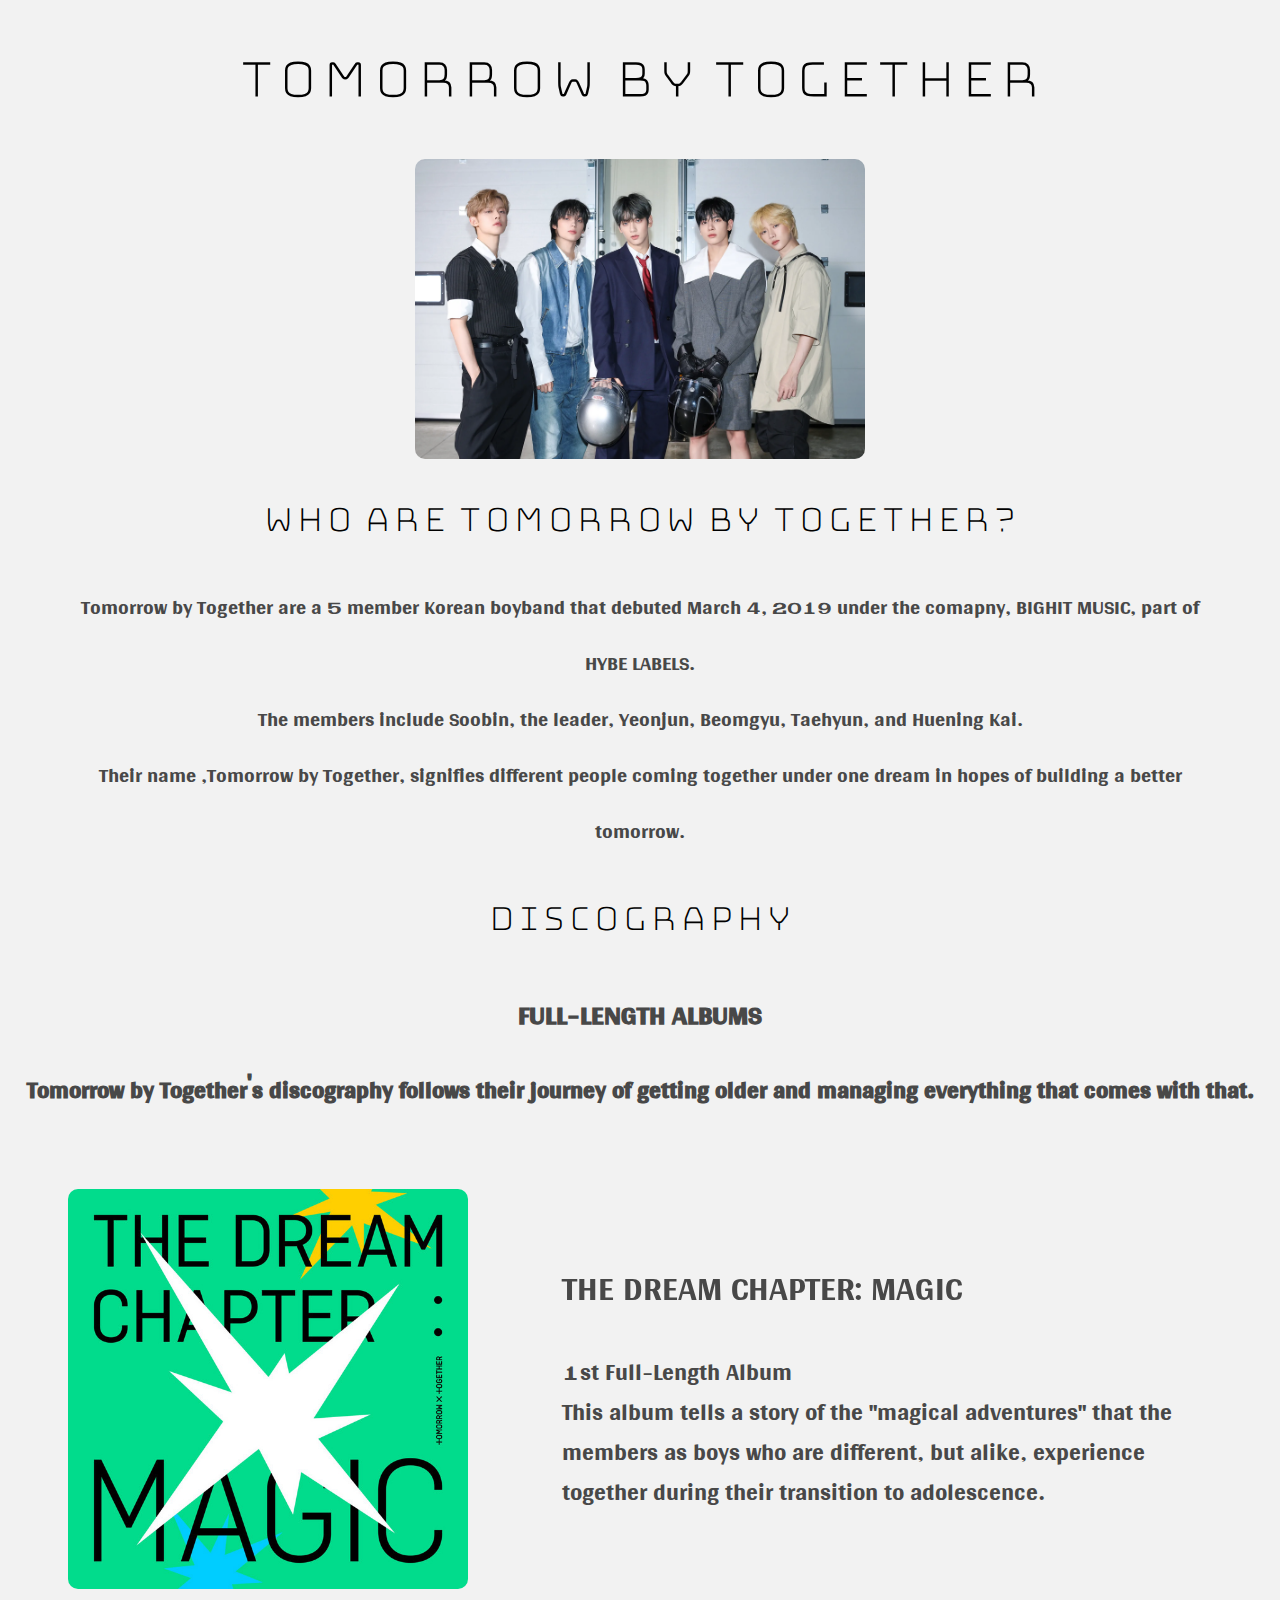
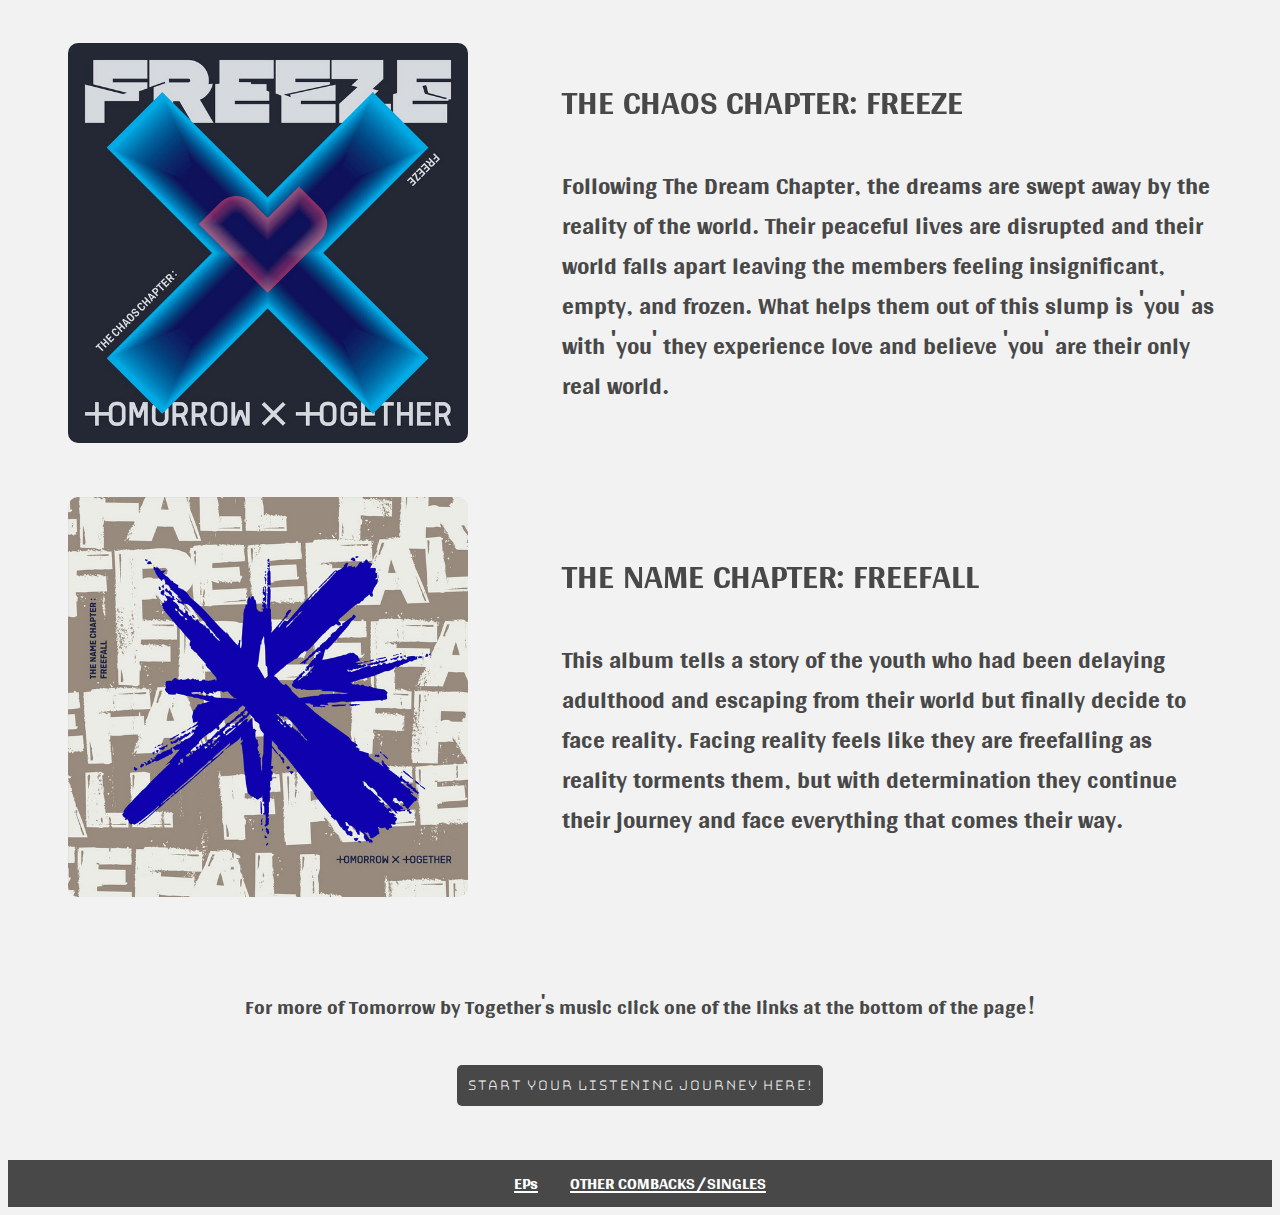
<file: final project/index.html>
<!DOCTYPE html>
<html>
    <head>
        <meta charset="utf-8">
        <meta name="viewpoint" content="width=device-width, initial-scale=1">
        <link rel="stylesheet" href="stylemain.css">
        <link rel="preconnect" href="https://fonts.googleapis.com">
        <link rel="preconnect" href="https://fonts.gstatic.com" crossorigin>
        <link href="https://fonts.googleapis.com/css2?family=Bungee+Hairline&family=Gidugu&display=swap" rel="stylesheet">
        <title>Who are TXT? </title>
    </head>
<body id="mainpage">
    <h1 class="mainh1"> <span class="nope"> Tomorrow By Together</span> </h1> 
    <img src="members.jpeg" alt="members" class="bigmembers">
    <h2 class="mainh2" style="text-align: center;">Who are Tomorrow by Together?</h2>
        <p class="info"> Tomorrow by Together are a 5 member Korean boyband that debuted March 4, 2019 under the comapny, BIGHIT MUSIC, 
                part of HYBE LABELS.<br> The members include Soobin, the leader, Yeonjun, Beomgyu, Taehyun, and Huening Kai. <br>Their name
                ,Tomorrow by Together, signifies different people coming together under one dream in hopes of building a better tomorrow.
        </p>
    <h2 class="mainh2" style="text-align: center;">Discography </h2>
    <h2 class="albums"> FULL-LENGTH ALBUMS <br> <span class="medalbums"> Tomorrow by Together's discography follows their journey of getting older and managing everything that comes with that.</span></h2>
    <div class="grid-container">
        <div> <img src="magic.jpeg" alt="magic"class="fullalbumimg"></div>
        <div class="fullalbumtext"> <span class="medalbumtext">THE DREAM CHAPTER: MAGIC </span><br> <br>
                1st Full-Length Album <br>
                This album tells a story of the "magical adventures" that the members as boys who are different, but 
                alike, experience together during their transition to adolescence.
            </span></div>
        <div><img src="freeze.jpeg" alt="freeze" class="fullalbumimg"></div>  
        <div class="fullalbumtext"><span class="medalbumtext">  THE CHAOS CHAPTER: FREEZE</span> <br><br>
                Following The Dream Chapter, the dreams are swept away by the reality of the world. Their peaceful lives are disrupted 
                and their world falls apart leaving the members feeling insignificant, empty, and frozen. 
                What helps them out of this slump is 'you' as with 'you' they experience love and believe 'you' are 
                their only real world.
            </div>
        <div> <img src="freefall.jpeg" alt="freefall" class="fullalbumimg"></div>
        <div class="fullalbumtext">  <span class="medalbumtext">THE NAME CHAPTER: FREEFALL </span><br><br>
                This album tells a story of the youth who had been delaying adulthood and escaping from their world but finally decide
                to face reality. Facing reality feels like they are freefalling as reality torments them, but with determination they 
                continue their journey and face everything that comes their way.
            </span></div>
         
      </div>
      <br>
      <p class="info"> For more of Tomorrow by Together's music click one of the links at the bottom of the page!</p>

      <div id="smallscreen">
        <h1 class="mainh3"> TXT</h1>
        <div class="smallgrid-container">
            <div><img class="smallimg" src="members.jpeg" alt="members"></div>
            <div><img class="fullalbumimgsmall" src="magic.jpeg" alt="magic"></div>
            <div><img class="fullalbumimgsmall" src="freeze.jpeg" alt="freeze"></div>
            <div><img class="fullalbumimgsmall" src="freefall.jpeg" alt="freefall"></div>
         </div>
    </div>
    <button id="youtube-button" style="display: flex;" class="btn">Start your Listening Journey Here!</button> 
    <br>
    <br>
    <br>
      <footer>
        <a href="file:///Users/karlazayas/Documents/GitHub/GettingToKnowTXT/final%20project/index2.html"> EPs</a>  &nbsp; &nbsp;&nbsp; &nbsp; <a href="file:///Users/karlazayas/Documents/GitHub/GettingToKnowTXT/final%20project/index3.html"> OTHER COMBACKS/SINGLES </a>
      </footer>
      <script src="finalproject.js"></script>
</body>

</html>
</file>
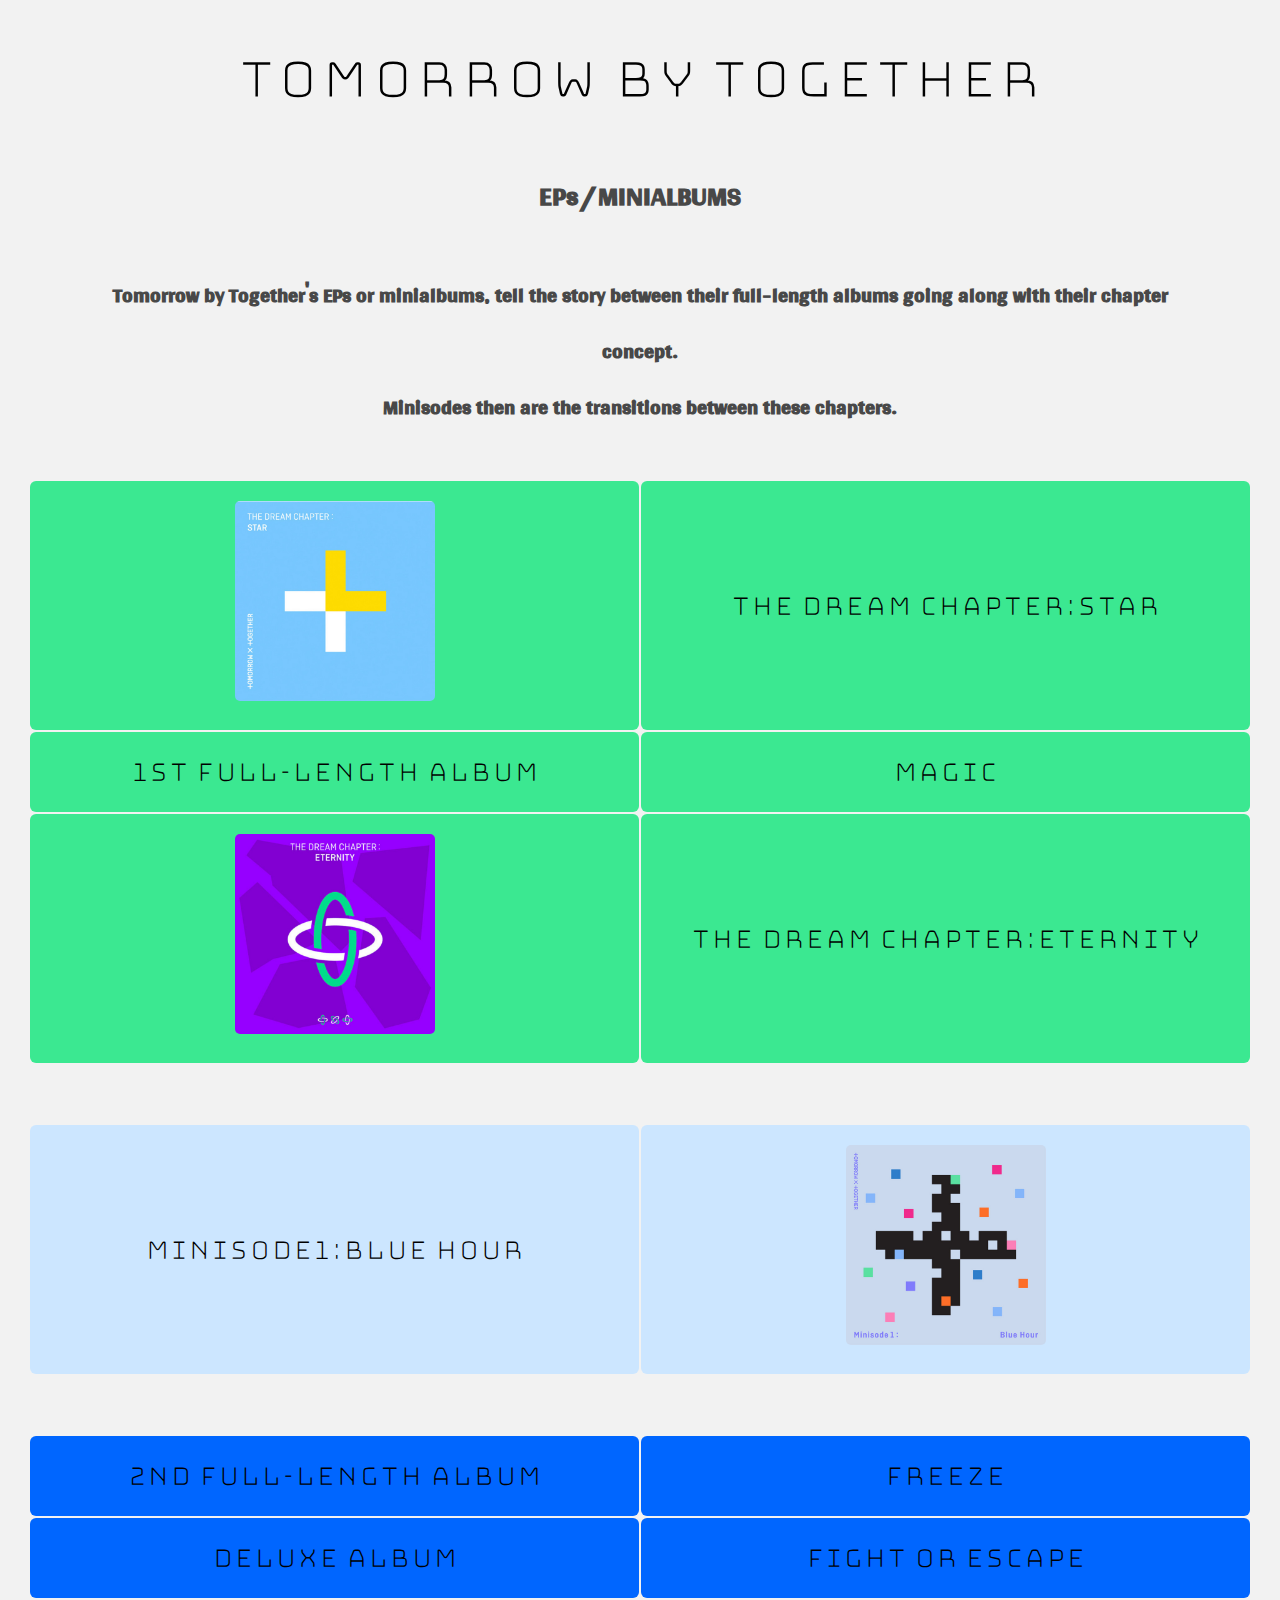
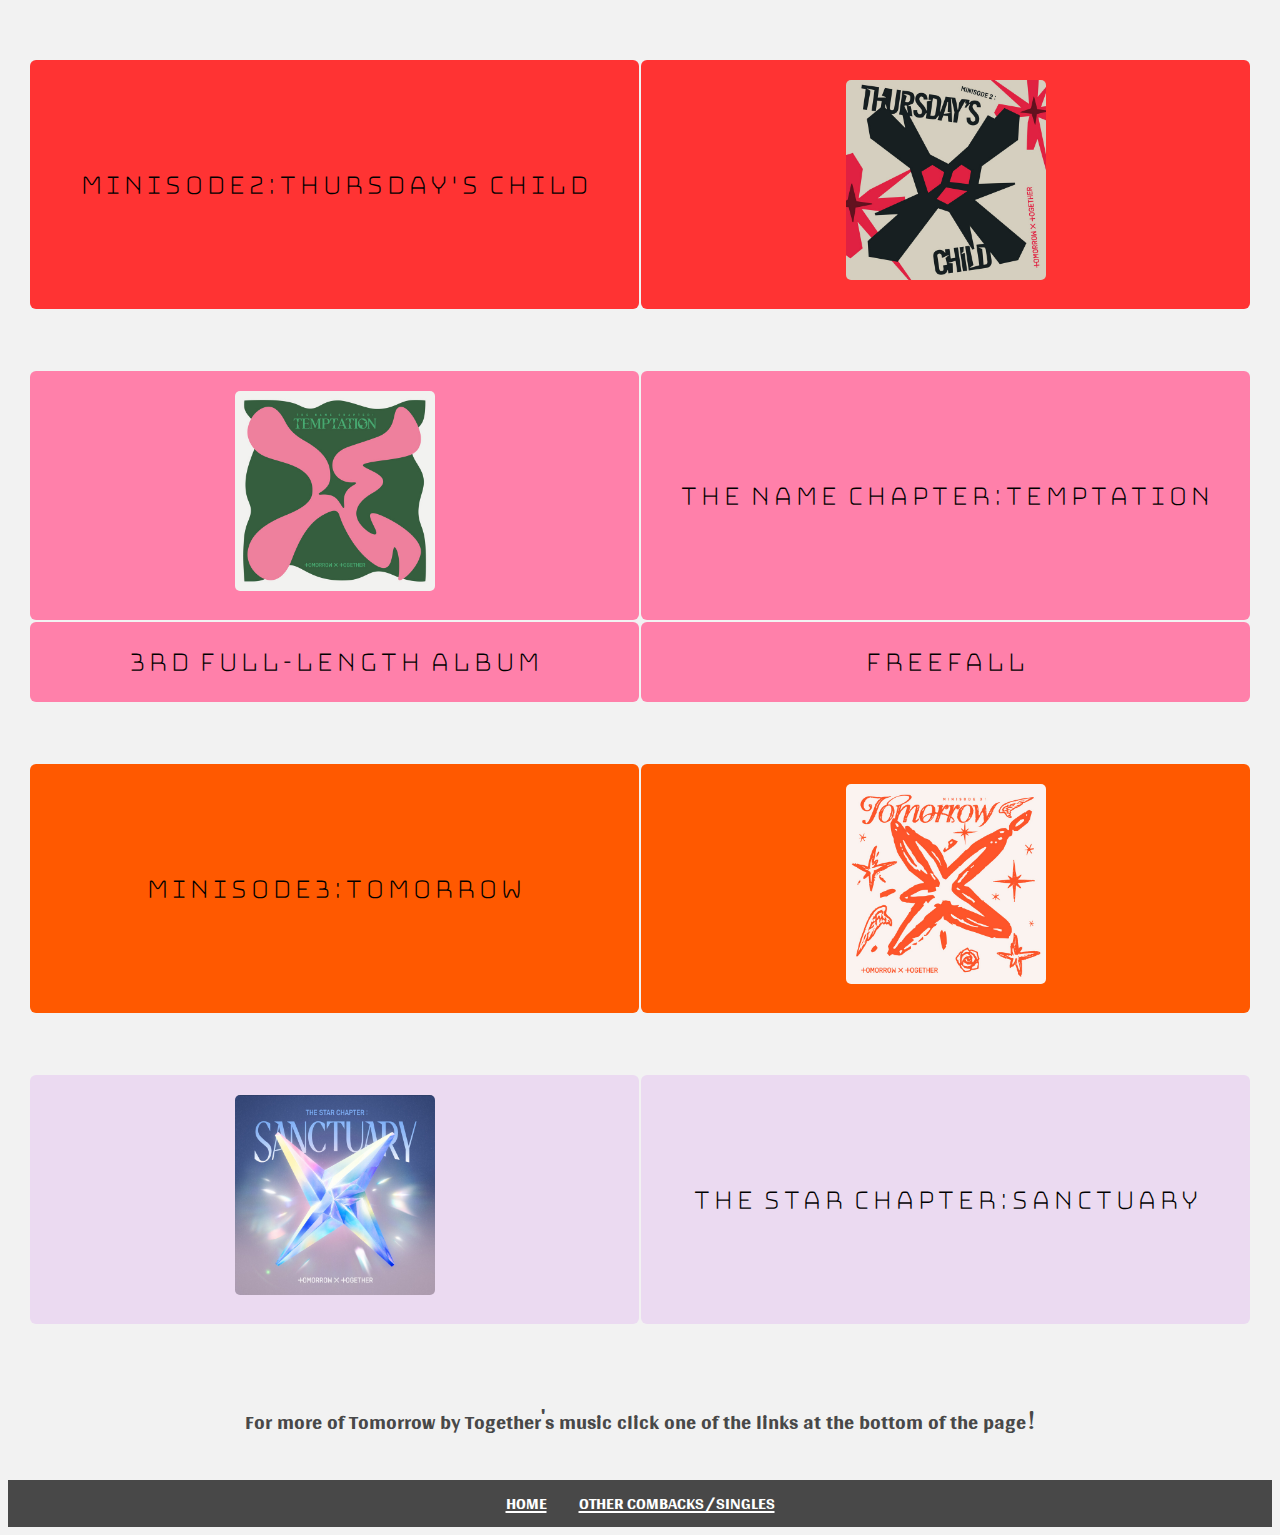
<file: final project/epspage.html>
<!DOCTYPE html>
<html>
    <head>
        <meta charset="utf-8">
        <meta name="viewpoint" content="width=device-width, initial-scale=1">
        <link rel="stylesheet" href="styleeps.css">
        <link rel="preconnect" href="https://fonts.googleapis.com">
        <link rel="preconnect" href="https://fonts.gstatic.com" crossorigin>
        <link href="https://fonts.googleapis.com/css2?family=Bungee+Hairline&family=Gidugu&display=swap" rel="stylesheet">
        <title>TXT EPs </title>
    </head>
<body id="mainpage">
    <h1 class="mainh1"> <span class="nope"> Tomorrow By Together</span> </h1> 
    <h2 class="albums"><span class="nope"> EPs/MINIALBUMS</span></h2>
    <h2 class="info">Tomorrow by Together's EPs or minialbums, tell the story between their full-length albums
        going along with their chapter concept. <br>Minisodes then are the transitions between these chapters.
    </h2>
    

    <table style="width:100%">
        <tr>
          <td class="dream"><img src="star.jpeg" alt="star"></td>
          <td class="dream">THE DREAM CHAPTER:STAR</td>
        </tr>
        <tr>
          <td class="magic">1st FULL-LENGTH ALBUM</td>
          <td class="magic">MAGIC</td>
        </tr>
        <tr>
          <td class="dream"><img src="eternity.jpeg" alt="eternity"></td>
          <td class="dream">THE DREAM CHAPTER:ETERNITY</td>
        </tr>
        
      </table>
      <br>
      <table style="width:100%">
        <tr>
          <td class="bluehour">MINISODE1:BLUE HOUR</td>
          <td class="bluehour"><img src="bluehour.jpeg" alt="bluehour"></td>
        </tr>
      </table>
       <br>
      <table style="width:100%"> 
        <tr>
          <td class="chaos">2nd FULL-LENGTH ALBUM</td>
          <td class="chaos">FREEZE</td>
        </tr>
        <tr>
          <td class="chaos">DELUXE ALBUM</td>
          <td class="chaos">FIGHT OR ESCAPE</td>
        </tr>
      </table>
      
      <br>
      <table style="width:100%">
        <tr>
          <td class="thursday">MINISODE2:THURSDAY'S CHILD</td>
          <td class="thursday"><img src="thursdayschild.jpeg" alt="thursdayschild"></td>
        </tr>
      </table>
       <br>
      <table style="width:100%">
        <tr>
          <td class="name"><img src="temptation.jpeg" alt="temptation"></td>
          <td class="name">THE NAME CHAPTER:TEMPTATION</td>
        </tr>
        <tr>
          <td class="freefall">3rd FULL-LENGTH ALBUM</td>
          <td class="freefall">FREEFALL</td>
        </tr>
        
      </table>
      <br>
      <table style="width:100%">
        <tr>
          <td class="tomorrow">MINISODE3:TOMORROW</td>
          <td class="tomorrow"><img src="tomorrow.jpeg" alt="tomorrow"></td>
        </tr>
      </table>
       <br>
       <table style="width:100%">
        <tr>
          <td class="sanctuary"><img src="sanctuary.jpeg" alt="sanctuary"></td>
          <td class="sanctuary">THE STAR CHAPTER:SANCTUARY</td>
        </tr>
      </table>
<br>
    <p class="info"> For more of Tomorrow by Together's music click one of the links at the bottom of the page!</p>
    
    <div id="smallscreen">
        <h1 class="mainh3">TXT</h1>
        <h2 class="albums">EPs/MINIALBUMS</h2>
        <div class="smallgrid-container">
            <div class="albums">DREAM</div>
            <div><img src="star.jpeg" alt="star"></div>
            <div><img src="eternity.jpeg" alt="eternity"></div>
            <div class="albums">MINISODE 1</div>
            <div><img src="bluehour.jpeg" alt="bluehour"></div>
            <div class="albums">[NO CHAOS CHAPTER EP]</div>
            <div class="albums">MINISODE 2</div>
            <div><img src="thursdayschild.jpeg" alt="thursdayschild"></div>
            <div class="albums">NAME</div>
            <div><img src="temptation.jpeg" alt="temptation"></div>
            <div class="albums">MINISODE 3</div>
            <div><img src="tomorrow.jpeg" alt="tomorrow"></div>
            <div class="albums">STAR</div>
            <div><img src="sanctuary.jpeg" alt="sanctuary"></div>
         </div>
    </div>


    
    <footer>
        <a href=file:///Users/karlazayas/Downloads/les%209/final%20project/mainpage.html> HOME</a>  &nbsp; &nbsp;&nbsp; &nbsp; <a href="file:///Users/karlazayas/Downloads/les%209/final%20project/otherpage.html"> OTHER COMBACKS/SINGLES </a>      </footer>
</body>

</html>
</file>
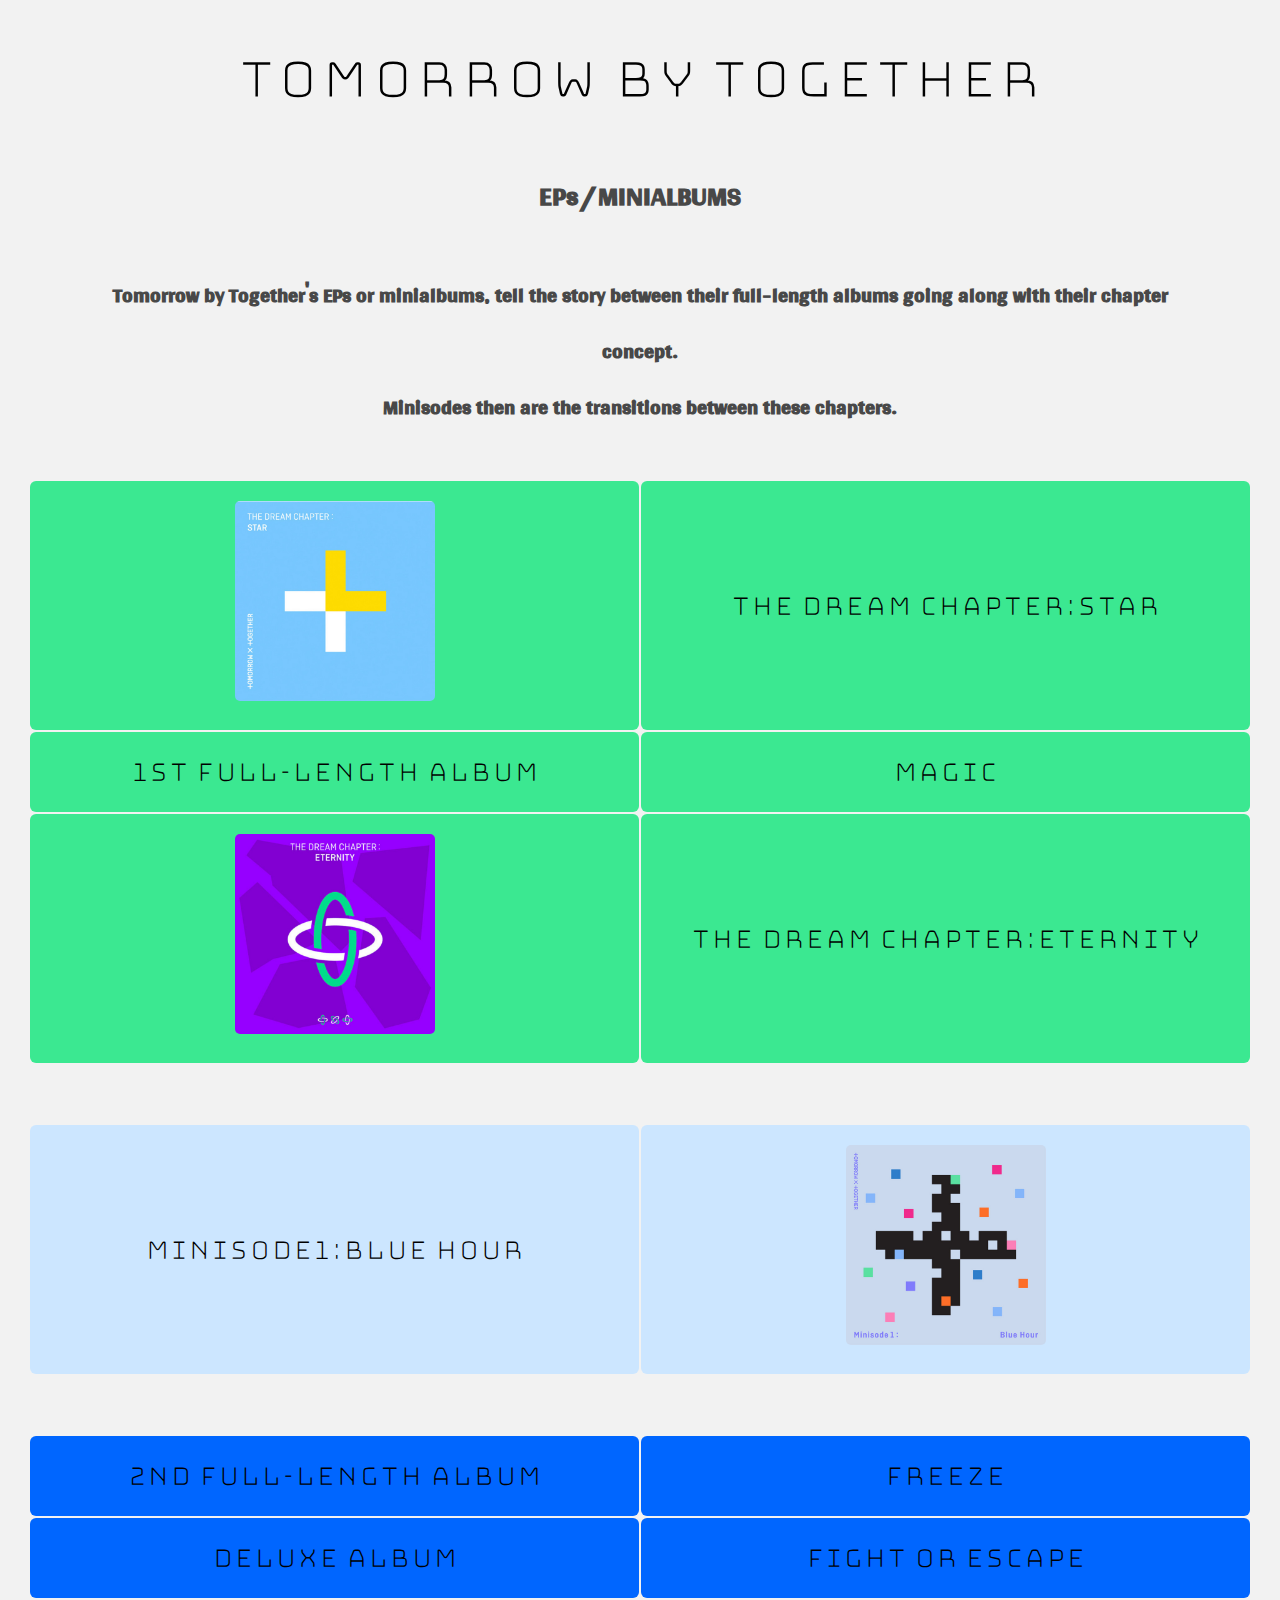
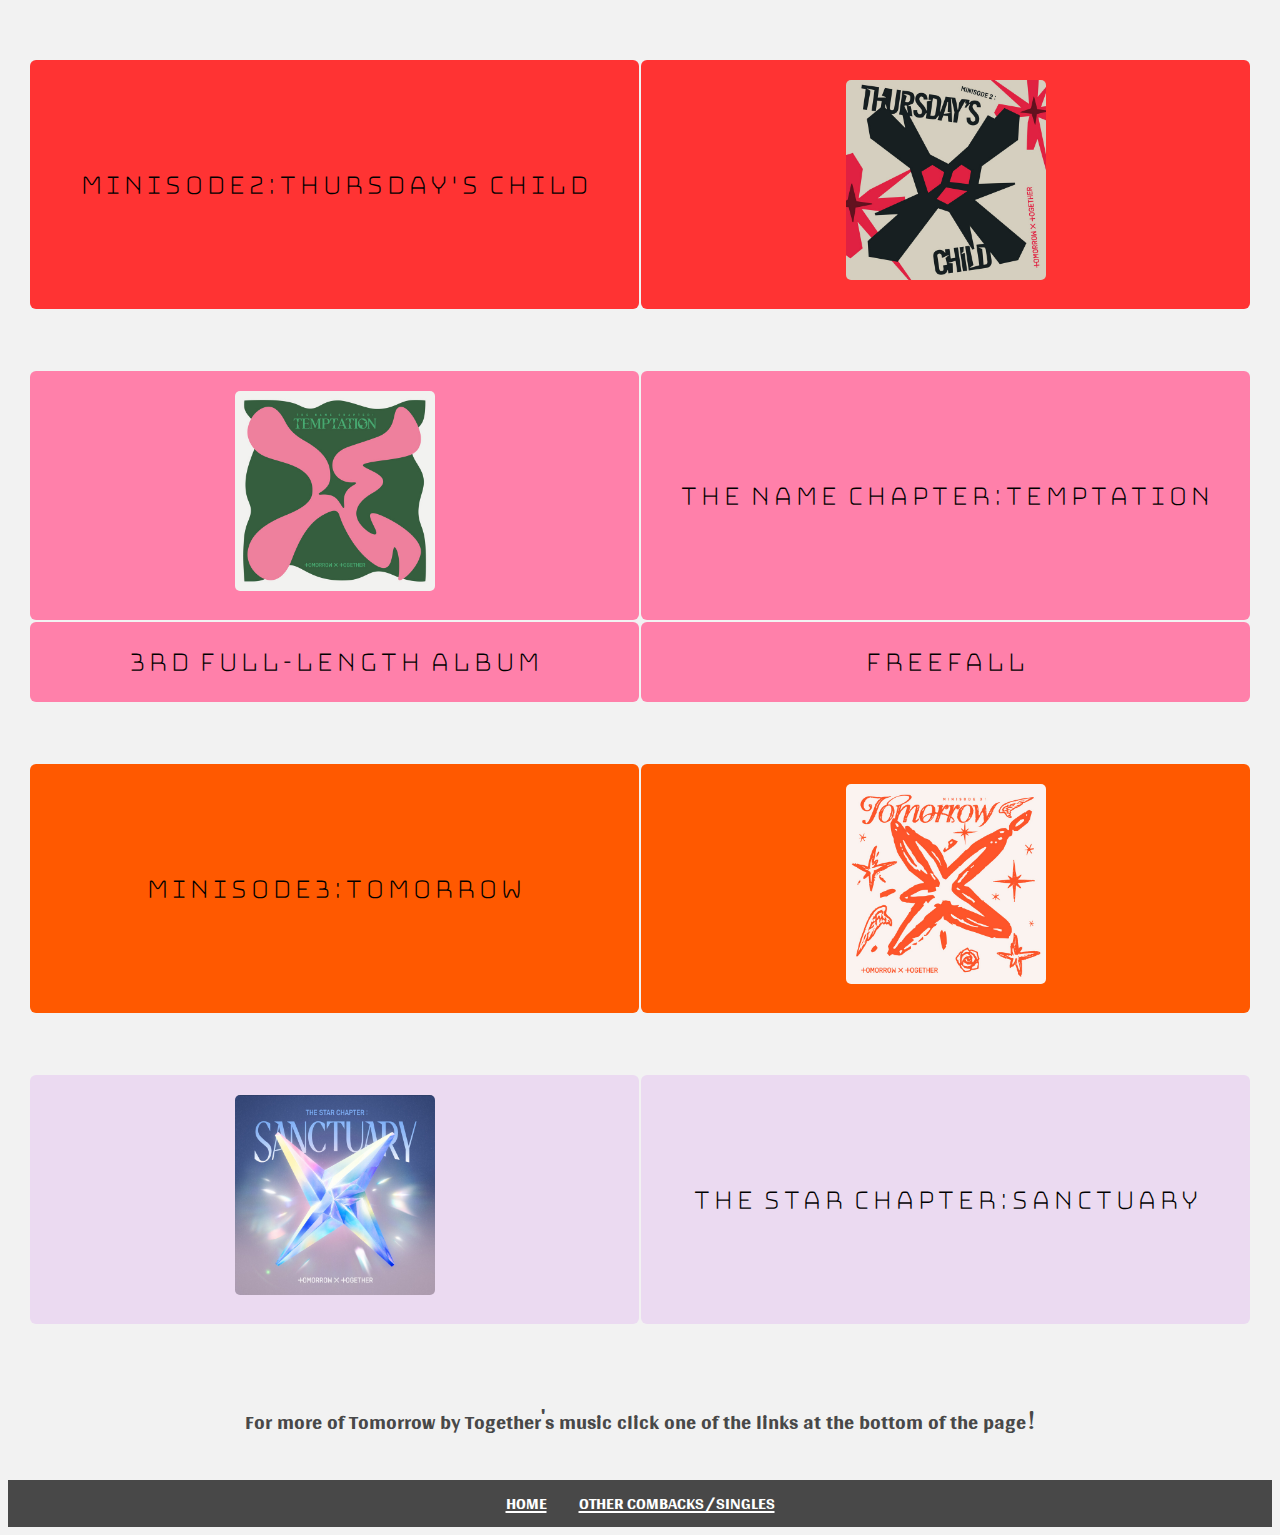
<file: final project/index2.html>
<!DOCTYPE html>
<html>
    <head>
        <meta charset="utf-8">
        <meta name="viewpoint" content="width=device-width, initial-scale=1">
        <link rel="stylesheet" href="styleeps.css">
        <link rel="preconnect" href="https://fonts.googleapis.com">
        <link rel="preconnect" href="https://fonts.gstatic.com" crossorigin>
        <link href="https://fonts.googleapis.com/css2?family=Bungee+Hairline&family=Gidugu&display=swap" rel="stylesheet">
        <title>TXT EPs </title>
    </head>
<body id="mainpage">
    <h1 class="mainh1"> <span class="nope"> Tomorrow By Together</span> </h1> 
    <h2 class="albums"><span class="nope"> EPs/MINIALBUMS</span></h2>
    <h2 class="info">Tomorrow by Together's EPs or minialbums, tell the story between their full-length albums
        going along with their chapter concept. <br>Minisodes then are the transitions between these chapters.
    </h2>
    

    <table style="width:100%">
        <tr>
          <td class="dream"><img src="star.jpeg" alt="star"></td>
          <td class="dream">THE DREAM CHAPTER:STAR</td>
        </tr>
        <tr>
          <td class="magic">1st FULL-LENGTH ALBUM</td>
          <td class="magic">MAGIC</td>
        </tr>
        <tr>
          <td class="dream"><img src="eternity.jpeg" alt="eternity"></td>
          <td class="dream">THE DREAM CHAPTER:ETERNITY</td>
        </tr>
        
      </table>
      <br>
      <table style="width:100%">
        <tr>
          <td class="bluehour">MINISODE1:BLUE HOUR</td>
          <td class="bluehour"><img src="bluehour.jpeg" alt="bluehour"></td>
        </tr>
      </table>
       <br>
      <table style="width:100%"> 
        <tr>
          <td class="chaos">2nd FULL-LENGTH ALBUM</td>
          <td class="chaos">FREEZE</td>
        </tr>
        <tr>
          <td class="chaos">DELUXE ALBUM</td>
          <td class="chaos">FIGHT OR ESCAPE</td>
        </tr>
      </table>
      
      <br>
      <table style="width:100%">
        <tr>
          <td class="thursday">MINISODE2:THURSDAY'S CHILD</td>
          <td class="thursday"><img src="thursdayschild.jpeg" alt="thursdayschild"></td>
        </tr>
      </table>
       <br>
      <table style="width:100%">
        <tr>
          <td class="name"><img src="temptation.jpeg" alt="temptation"></td>
          <td class="name">THE NAME CHAPTER:TEMPTATION</td>
        </tr>
        <tr>
          <td class="freefall">3rd FULL-LENGTH ALBUM</td>
          <td class="freefall">FREEFALL</td>
        </tr>
        
      </table>
      <br>
      <table style="width:100%">
        <tr>
          <td class="tomorrow">MINISODE3:TOMORROW</td>
          <td class="tomorrow"><img src="tomorrow.jpeg" alt="tomorrow"></td>
        </tr>
      </table>
       <br>
       <table style="width:100%">
        <tr>
          <td class="sanctuary"><img src="sanctuary.jpeg" alt="sanctuary"></td>
          <td class="sanctuary">THE STAR CHAPTER:SANCTUARY</td>
        </tr>
      </table>
<br>
    <p class="info"> For more of Tomorrow by Together's music click one of the links at the bottom of the page!</p>
    
    <div id="smallscreen">
        <h1 class="mainh3">TXT</h1>
        <h2 class="albums">EPs/MINIALBUMS</h2>
        <div class="smallgrid-container">
            <div class="albums">DREAM</div>
            <div><img src="star.jpeg" alt="star"></div>
            <div><img src="eternity.jpeg" alt="eternity"></div>
            <div class="albums">MINISODE 1</div>
            <div><img src="bluehour.jpeg" alt="bluehour"></div>
            <div class="albums">[NO CHAOS CHAPTER EP]</div>
            <div class="albums">MINISODE 2</div>
            <div><img src="thursdayschild.jpeg" alt="thursdayschild"></div>
            <div class="albums">NAME</div>
            <div><img src="temptation.jpeg" alt="temptation"></div>
            <div class="albums">MINISODE 3</div>
            <div><img src="tomorrow.jpeg" alt="tomorrow"></div>
            <div class="albums">STAR</div>
            <div><img src="sanctuary.jpeg" alt="sanctuary"></div>
         </div>
    </div>


    
    <footer>
        <a href="file:///Users/karlazayas/Documents/GitHub/GettingToKnowTXT/final%20project/index.html"> HOME</a>  &nbsp; &nbsp;&nbsp; &nbsp; <a href="file:///Users/karlazayas/Documents/GitHub/GettingToKnowTXT/final%20project/index3.html"> OTHER COMBACKS/SINGLES </a>      </footer>
</body>

</html>
</file>
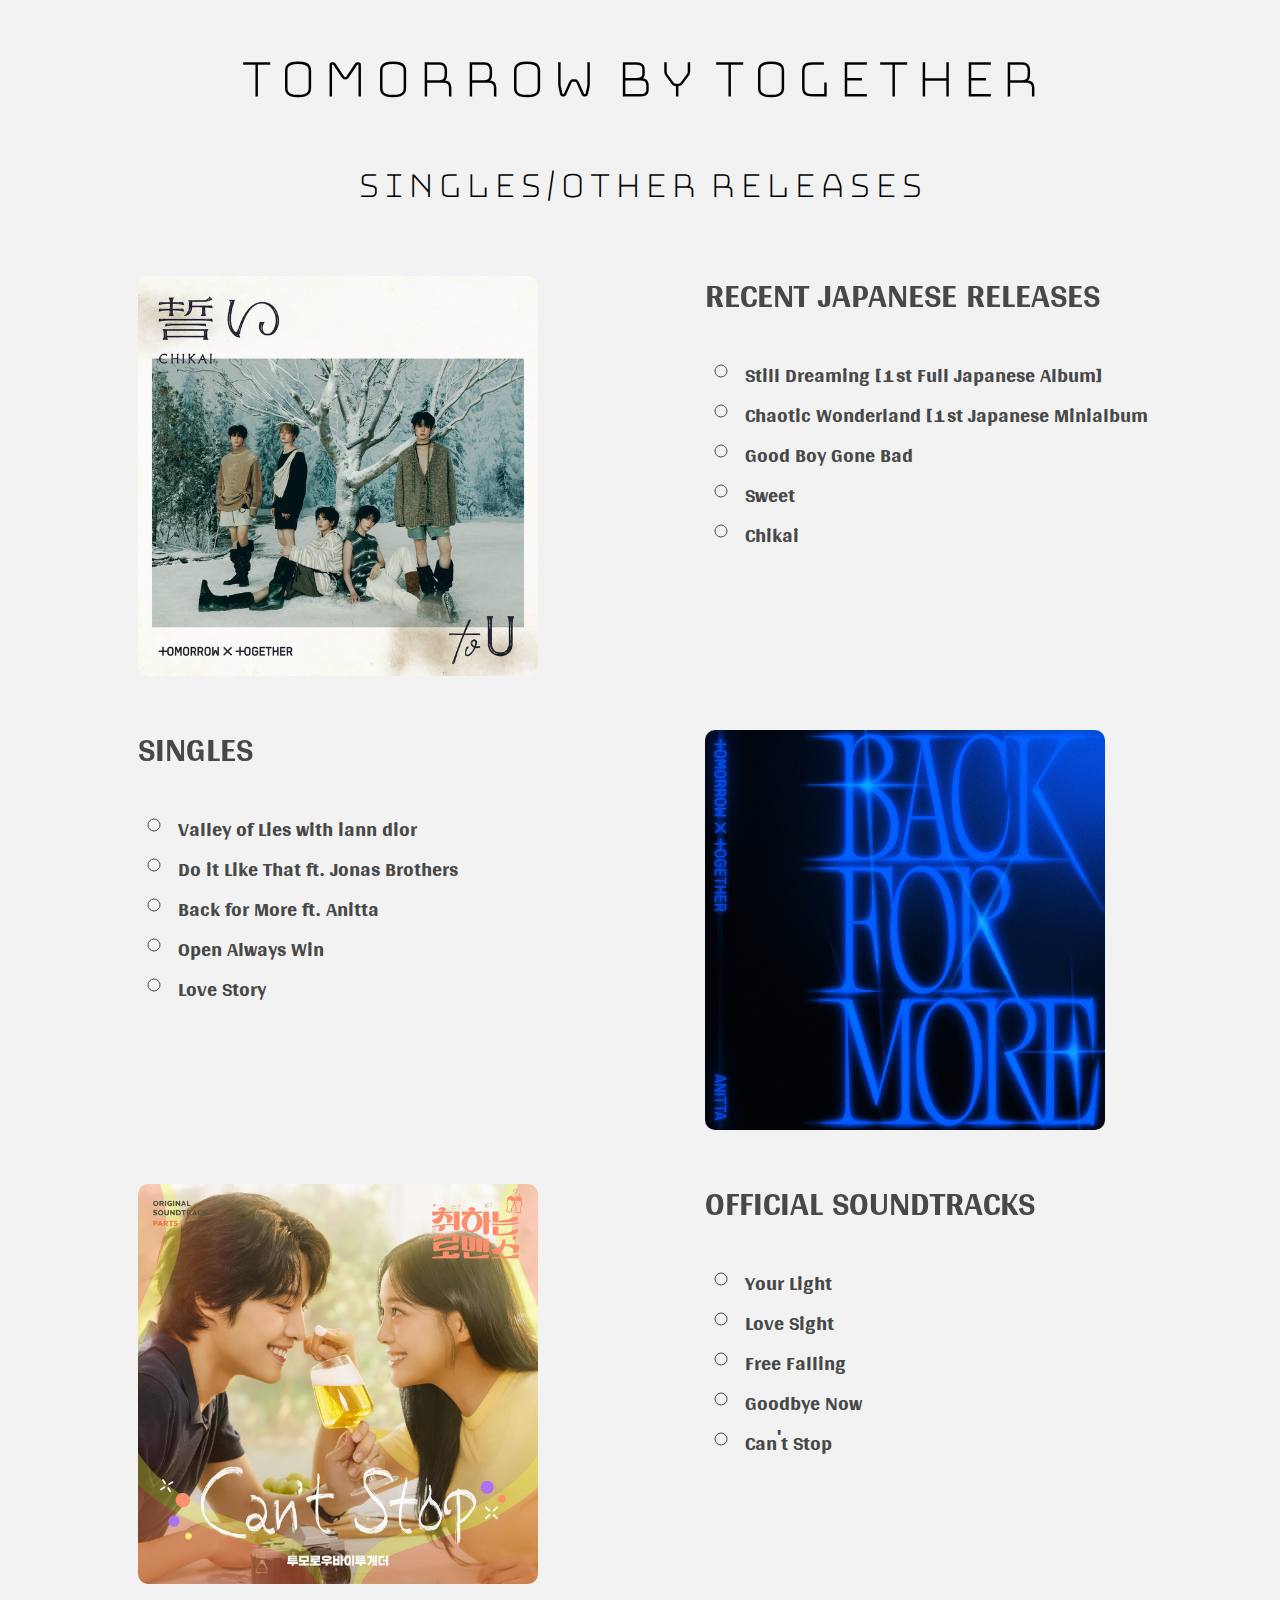
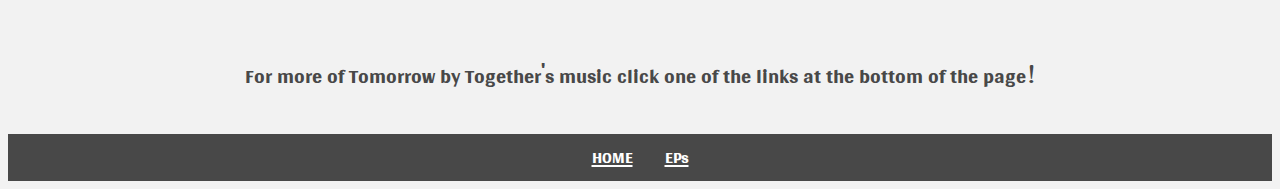
<file: final project/index3.html>
<!DOCTYPE html>
<html>
    <head>
        <meta charset="utf-8">
        <meta name="viewpoint" content="width=device-width, initial-scale=1">
        <link rel="stylesheet" href="styleother.css">
        <link rel="preconnect" href="https://fonts.googleapis.com">
        <link rel="preconnect" href="https://fonts.gstatic.com" crossorigin>
        <link href="https://fonts.googleapis.com/css2?family=Bungee+Hairline&family=Gidugu&display=swap" rel="stylesheet">
        <title>TXT OTHER MUSIC </title>
    </head>
<body id="mainpage">
    <h1 class="mainh1"> <span class="nope"> Tomorrow By Together</span> </h1> 
    <h2 class="mainh2">SINGLES/OTHER RELEASES</h2>

        <div class="grid-container">
            <div> <img src="chikai.jpeg" alt="chikai"class="fullalbumimg"></div>
                <div class="fullalbumtext"> <span class="medalbumtext"> RECENT JAPANESE RELEASES </span>
                    <ul>
                        <li class="info">Still Dreaming [1st Full Japanese Album]</li>
                        <li class="info">Chaotic Wonderland [1st Japanese Minialbum</li>
                        <li class="info">Good Boy Gone Bad</li>
                        <li class="info">Sweet</li>
                        <li class="info">Chikai</li>
                    </ul>    
                </div> 
                <div class="fullalbumtext"><span class="medalbumtext">SINGLES</span> 
                <ul>
                    <li class="info">Valley of Lies with iann dior</li>
                    <li class="info">Do it Like That ft. Jonas Brothers</li>
                    <li class="info">Back for More ft. Anitta</li>
                    <li class="info">Open Always Win</li>
                    <li class="info">Love Story</li>
                </ul>    
                </div>
                <div><img src="backformore.jpeg" alt="backformore" class="fullalbumimg"></div>     
                <div> <img src="brewinglove.jpeg" alt="brewinglove" class="fullalbumimg"></div>
                <div class="fullalbumtext">  <span class="medalbumtext">OFFICIAL SOUNDTRACKS </span>
                        <ul>
                            <li class="info">Your Light</li>
                            <li class="info">Love Sight</li>
                            <li class="info">Free Falling</li>
                            <li class="info">Goodbye Now</li>
                            <li class="info">Can't Stop</li>
                        </ul>    
                        </div>
         
      </div>

      <p class="info" style="text-align: center;"> For more of Tomorrow by Together's music click one of the links at the bottom of the page!</p>

      <div id="smallscreen"></div>
        <h1 class="mainh3"> TXT</h1>
        <div class="smallgrid-container">
            <h1 class="mainh4"> RECENT JAPANESE RELEASES</h1>
            <ul>
                <li class="info">Still Dreaming [1st Full Japanese Album]</li>
                <li class="info">Chaotic Wonderland [1st Japanese Minialbum</li>
                <li class="info">Good Boy Gone Bad</li>
                <li class="info">Sweet</li>
                <li class="info">Chikai</li>
            </ul>    
            <h1 class="mainh4"> SINGLES</h1>
            <ul>
                <li class="info">Valley of Lies with iann dior</li>
                    <li class="info">Do it Like That ft. Jonas Brothers</li>
                    <li class="info">Back for More ft. Anitta</li>
                    <li class="info">Open Always Win</li>
                    <li class="info">Love Story</li>
            </ul>    
            <h1 class="mainh4"> OFFICIAL SOUNDTRACKS</h1>
            <ul>
                <li class="info">Your Light</li>
                <li class="info">Love Sight</li>
                <li class="info">Free Falling</li>
                <li class="info">Goodbye Now</li>
                <li class="info">Can't Stop</li>
            </ul>    
         </div>
      </div>
      
      <footer>
        <a href="file:///Users/karlazayas/Documents/GitHub/GettingToKnowTXT/final%20project/index.html"> HOME</a>  &nbsp; &nbsp;&nbsp; &nbsp; <a href="file:///Users/karlazayas/Documents/GitHub/GettingToKnowTXT/final%20project/index2.html"> EPs </a>    </footer>
      </footer>
</body>

</html>
</file>
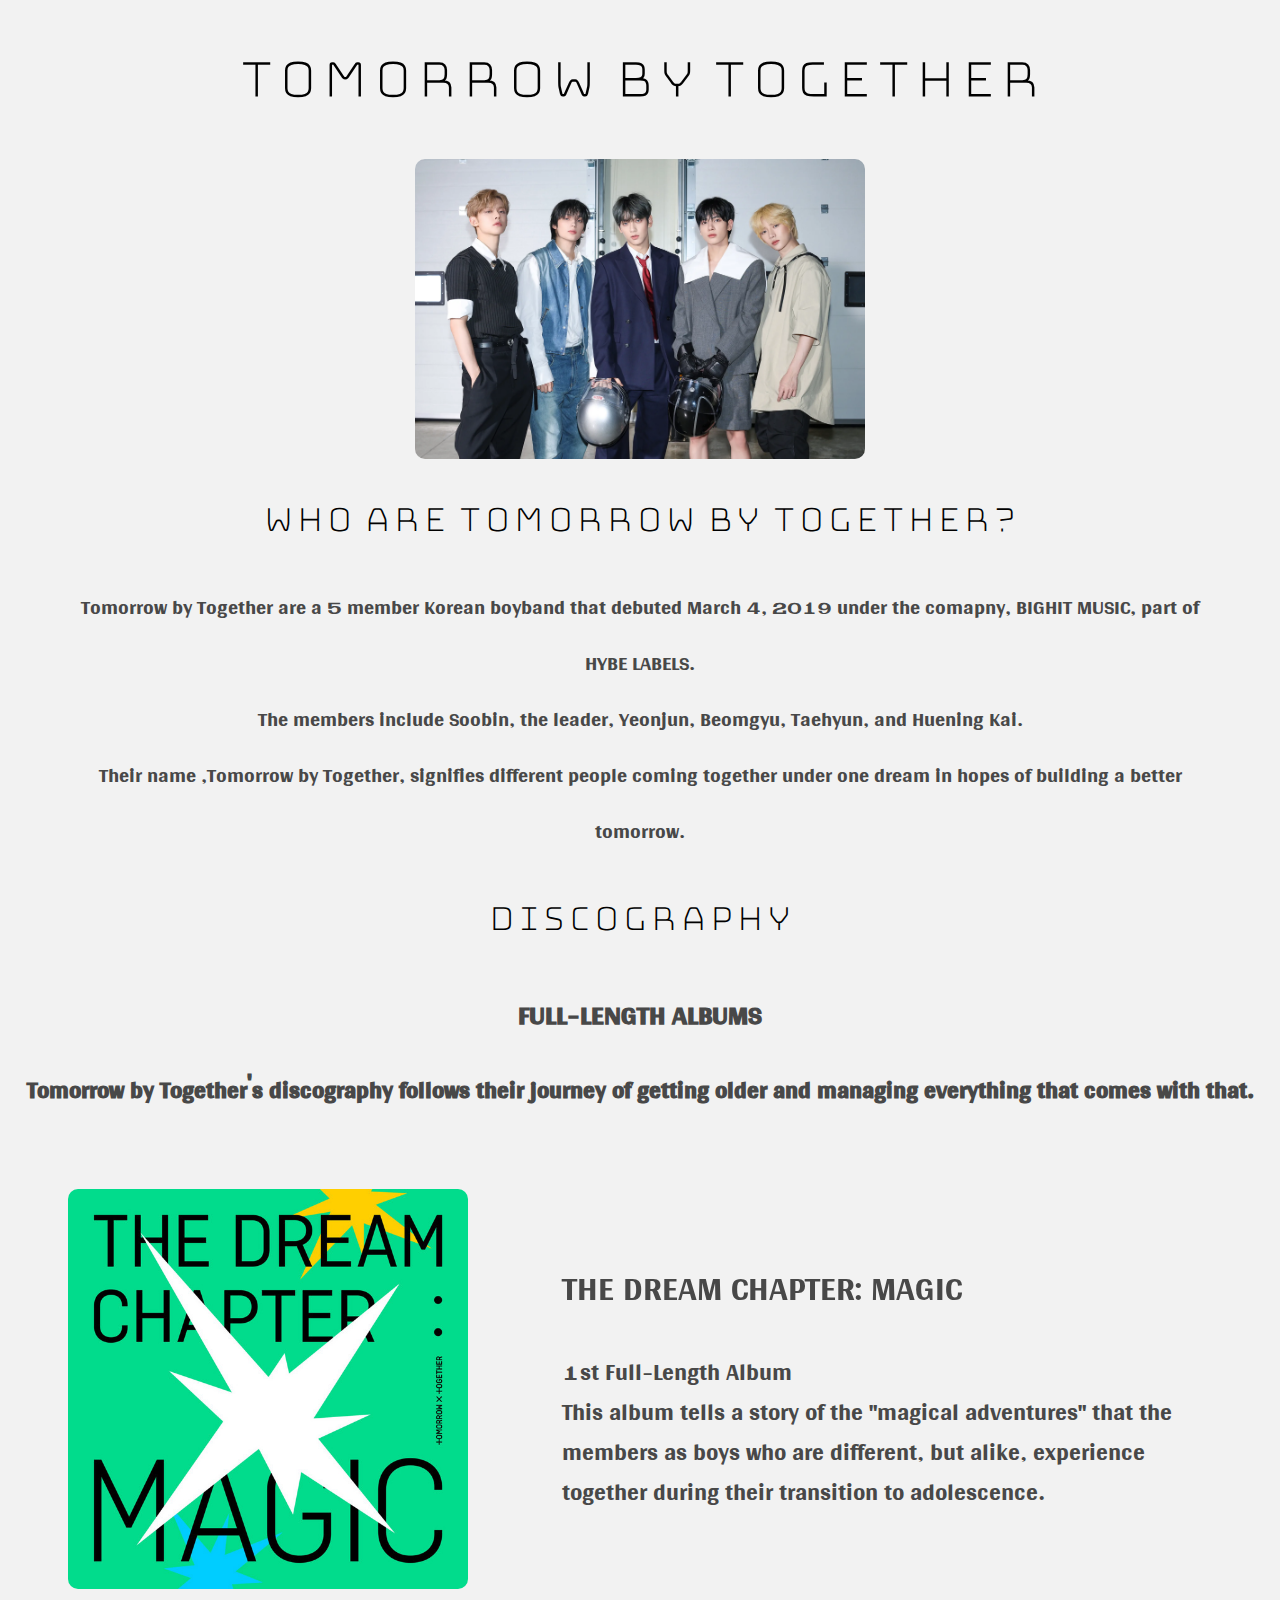
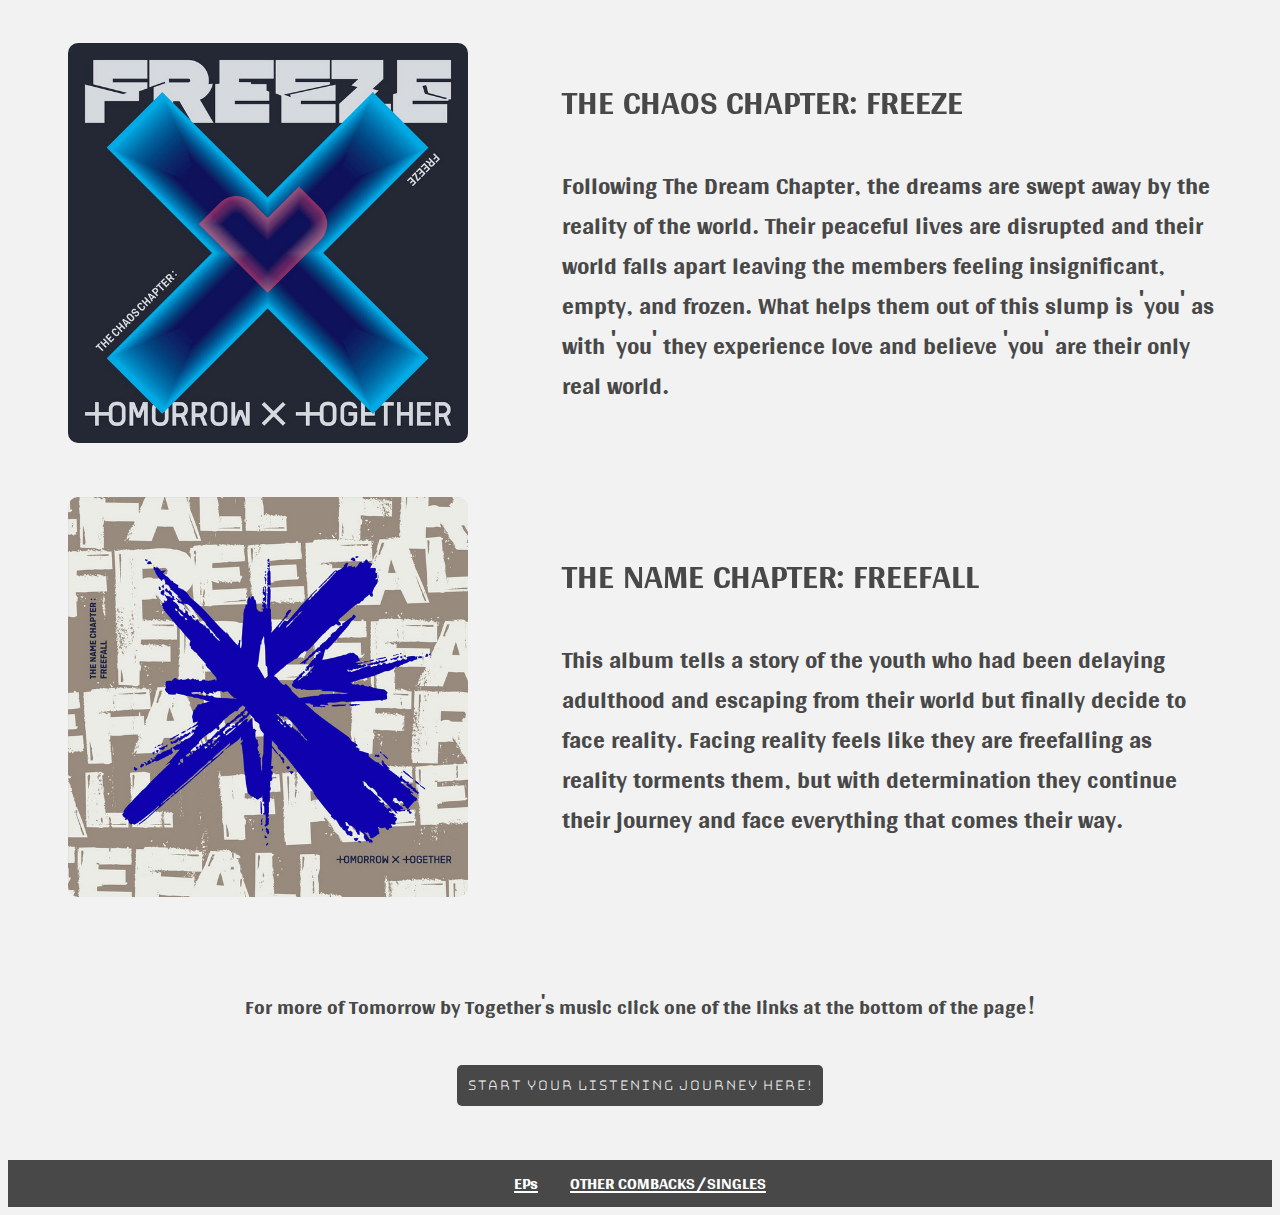
<file: final project/mainpage.html>
<!DOCTYPE html>
<html>
    <head>
        <meta charset="utf-8">
        <meta name="viewpoint" content="width=device-width, initial-scale=1">
        <link rel="stylesheet" href="stylemain.css">
        <link rel="preconnect" href="https://fonts.googleapis.com">
        <link rel="preconnect" href="https://fonts.gstatic.com" crossorigin>
        <link href="https://fonts.googleapis.com/css2?family=Bungee+Hairline&family=Gidugu&display=swap" rel="stylesheet">
        <title>Who are TXT? </title>
    </head>
<body id="mainpage">
    <h1 class="mainh1"> <span class="nope"> Tomorrow By Together</span> </h1> 
    <img src="members.jpeg" alt="members" class="bigmembers">
    <h2 class="mainh2" style="text-align: center;">Who are Tomorrow by Together?</h2>
        <p class="info"> Tomorrow by Together are a 5 member Korean boyband that debuted March 4, 2019 under the comapny, BIGHIT MUSIC, 
                part of HYBE LABELS.<br> The members include Soobin, the leader, Yeonjun, Beomgyu, Taehyun, and Huening Kai. <br>Their name
                ,Tomorrow by Together, signifies different people coming together under one dream in hopes of building a better tomorrow.
        </p>
    <h2 class="mainh2" style="text-align: center;">Discography </h2>
    <h2 class="albums"> FULL-LENGTH ALBUMS <br> <span class="medalbums"> Tomorrow by Together's discography follows their journey of getting older and managing everything that comes with that.</span></h2>
    <div class="grid-container">
        <div> <img src="magic.jpeg" alt="magic"class="fullalbumimg"></div>
        <div class="fullalbumtext"> <span class="medalbumtext">THE DREAM CHAPTER: MAGIC </span><br> <br>
                1st Full-Length Album <br>
                This album tells a story of the "magical adventures" that the members as boys who are different, but 
                alike, experience together during their transition to adolescence.
            </span></div>
        <div><img src="freeze.jpeg" alt="freeze" class="fullalbumimg"></div>  
        <div class="fullalbumtext"><span class="medalbumtext">  THE CHAOS CHAPTER: FREEZE</span> <br><br>
                Following The Dream Chapter, the dreams are swept away by the reality of the world. Their peaceful lives are disrupted 
                and their world falls apart leaving the members feeling insignificant, empty, and frozen. 
                What helps them out of this slump is 'you' as with 'you' they experience love and believe 'you' are 
                their only real world.
            </div>
        <div> <img src="freefall.jpeg" alt="freefall" class="fullalbumimg"></div>
        <div class="fullalbumtext">  <span class="medalbumtext">THE NAME CHAPTER: FREEFALL </span><br><br>
                This album tells a story of the youth who had been delaying adulthood and escaping from their world but finally decide
                to face reality. Facing reality feels like they are freefalling as reality torments them, but with determination they 
                continue their journey and face everything that comes their way.
            </span></div>
         
      </div>
      <br>
      <p class="info"> For more of Tomorrow by Together's music click one of the links at the bottom of the page!</p>

      <div id="smallscreen">
        <h1 class="mainh3"> TXT</h1>
        <div class="smallgrid-container">
            <div><img class="smallimg" src="members.jpeg" alt="members"></div>
            <div><img class="fullalbumimgsmall" src="magic.jpeg" alt="magic"></div>
            <div><img class="fullalbumimgsmall" src="freeze.jpeg" alt="freeze"></div>
            <div><img class="fullalbumimgsmall" src="freefall.jpeg" alt="freefall"></div>
         </div>
    </div>
    <button id="youtube-button" style="display: flex;" class="btn">Start your Listening Journey Here!</button> 
    <br>
    <br>
    <br>
      <footer>
        <a href="file:///Users/karlazayas/Downloads/les%209/final%20project/epspage.html"> EPs</a>  &nbsp; &nbsp;&nbsp; &nbsp; <a href="file:///Users/karlazayas/Downloads/les%209/final%20project/otherpage.html"> OTHER COMBACKS/SINGLES </a>
      </footer>
      <script src="finalproject.js"></script>
</body>

</html>
</file>
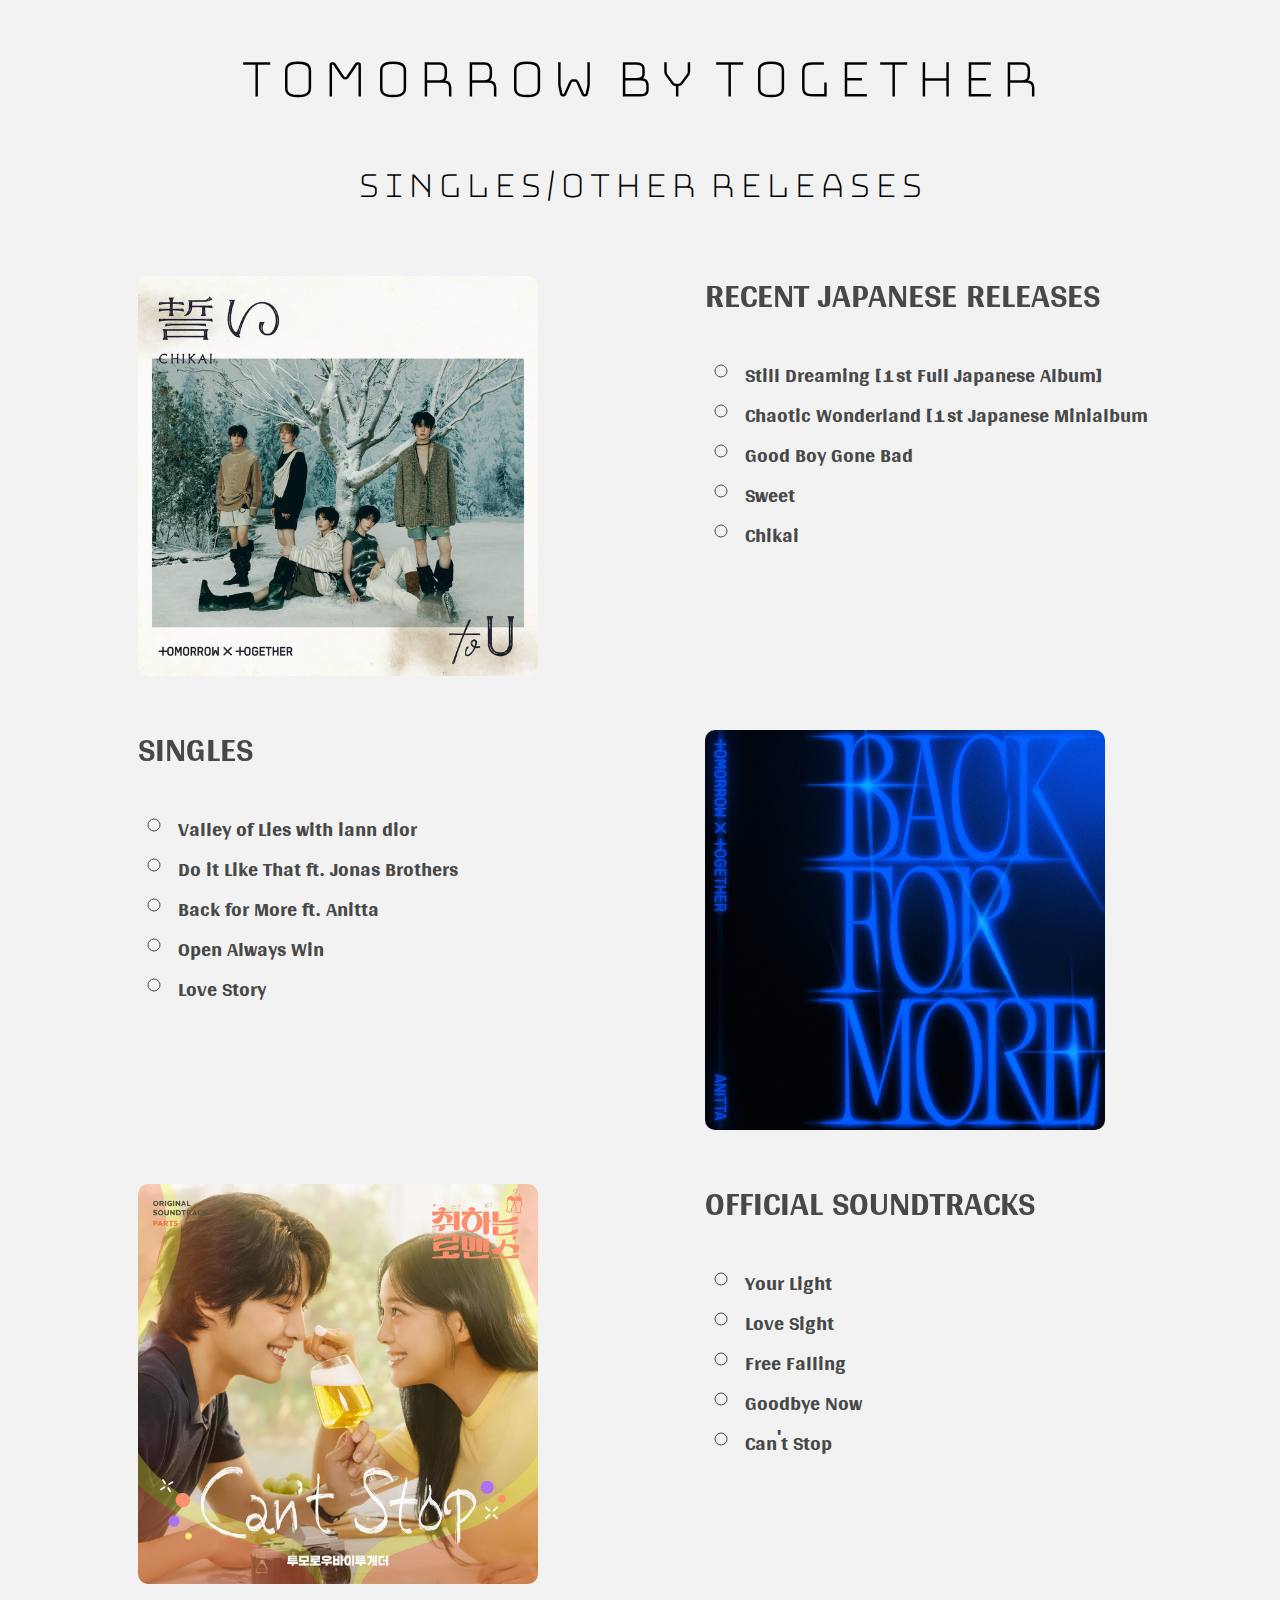
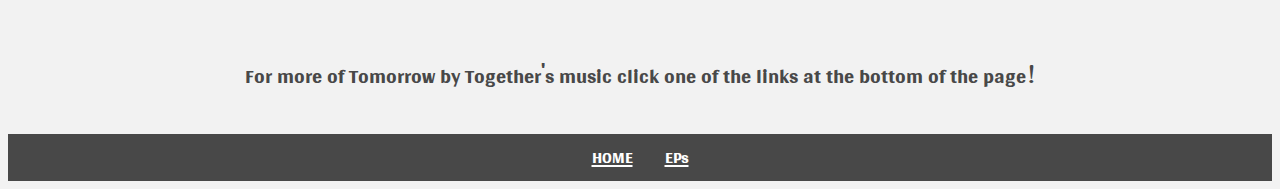
<file: final project/otherpage.html>
<!DOCTYPE html>
<html>
    <head>
        <meta charset="utf-8">
        <meta name="viewpoint" content="width=device-width, initial-scale=1">
        <link rel="stylesheet" href="styleother.css">
        <link rel="preconnect" href="https://fonts.googleapis.com">
        <link rel="preconnect" href="https://fonts.gstatic.com" crossorigin>
        <link href="https://fonts.googleapis.com/css2?family=Bungee+Hairline&family=Gidugu&display=swap" rel="stylesheet">
        <title>TXT OTHER MUSIC </title>
    </head>
<body id="mainpage">
    <h1 class="mainh1"> <span class="nope"> Tomorrow By Together</span> </h1> 
    <h2 class="mainh2">SINGLES/OTHER RELEASES</h2>

        <div class="grid-container">
            <div> <img src="chikai.jpeg" alt="chikai"class="fullalbumimg"></div>
                <div class="fullalbumtext"> <span class="medalbumtext"> RECENT JAPANESE RELEASES </span>
                    <ul>
                        <li class="info">Still Dreaming [1st Full Japanese Album]</li>
                        <li class="info">Chaotic Wonderland [1st Japanese Minialbum</li>
                        <li class="info">Good Boy Gone Bad</li>
                        <li class="info">Sweet</li>
                        <li class="info">Chikai</li>
                    </ul>    
                </div> 
                <div class="fullalbumtext"><span class="medalbumtext">SINGLES</span> 
                <ul>
                    <li class="info">Valley of Lies with iann dior</li>
                    <li class="info">Do it Like That ft. Jonas Brothers</li>
                    <li class="info">Back for More ft. Anitta</li>
                    <li class="info">Open Always Win</li>
                    <li class="info">Love Story</li>
                </ul>    
                </div>
                <div><img src="backformore.jpeg" alt="backformore" class="fullalbumimg"></div>     
                <div> <img src="brewinglove.jpeg" alt="brewinglove" class="fullalbumimg"></div>
                <div class="fullalbumtext">  <span class="medalbumtext">OFFICIAL SOUNDTRACKS </span>
                        <ul>
                            <li class="info">Your Light</li>
                            <li class="info">Love Sight</li>
                            <li class="info">Free Falling</li>
                            <li class="info">Goodbye Now</li>
                            <li class="info">Can't Stop</li>
                        </ul>    
                        </div>
         
      </div>

      <p class="info" style="text-align: center;"> For more of Tomorrow by Together's music click one of the links at the bottom of the page!</p>

      <div id="smallscreen"></div>
        <h1 class="mainh3"> TXT</h1>
        <div class="smallgrid-container">
            <h1 class="mainh4"> RECENT JAPANESE RELEASES</h1>
            <ul>
                <li class="info">Still Dreaming [1st Full Japanese Album]</li>
                <li class="info">Chaotic Wonderland [1st Japanese Minialbum</li>
                <li class="info">Good Boy Gone Bad</li>
                <li class="info">Sweet</li>
                <li class="info">Chikai</li>
            </ul>    
            <h1 class="mainh4"> SINGLES</h1>
            <ul>
                <li class="info">Valley of Lies with iann dior</li>
                    <li class="info">Do it Like That ft. Jonas Brothers</li>
                    <li class="info">Back for More ft. Anitta</li>
                    <li class="info">Open Always Win</li>
                    <li class="info">Love Story</li>
            </ul>    
            <h1 class="mainh4"> OFFICIAL SOUNDTRACKS</h1>
            <ul>
                <li class="info">Your Light</li>
                <li class="info">Love Sight</li>
                <li class="info">Free Falling</li>
                <li class="info">Goodbye Now</li>
                <li class="info">Can't Stop</li>
            </ul>    
         </div>
      </div>
      
      <footer>
        <a href=file:///Users/karlazayas/Downloads/les%209/final%20project/mainpage.html> HOME</a>  &nbsp; &nbsp;&nbsp; &nbsp; <a href="file:///Users/karlazayas/Downloads/les%209/final%20project/epspage.html"> EPs </a>    </footer>
      </footer>
</body>

</html>
</file>
<file: final project/stylemain.css>
#mainpage{background-color: #f2f2f2; }

.mainh1{font-family: "Bungee Hairline", sans-serif;
    font-weight: bold;
    font-style:normal;
    text-align: center;
    font-size: 60px;
    color: black;
 }

 .mainh2{font-family: "Bungee Hairline", sans-serif;
    font-weight: bold;
    font-style: normal;
    font-size: 40px;
    color: black;

 }


 .info{font-family: "Gidugu", sans-serif;
    font-weight: light;
    font-style: normal;
    font-size: 30px;
    text-align: center;
    color: rgb(72, 72, 72);
    margin-left: 70px;
    margin-right: 70px;
    
  }

.bigmembers{border-radius: 10px; height: 300px; display: block; margin-left: auto; margin-right: auto; }



.albums{
    font-family: "Gidugu", sans-serif;
    font-weight: light;
    font-style: normal;
    font-size: 40px;
    color: rgb(72, 72, 72);
    text-align: center;
    
}

.medalbums {font-size: 35px;}
.medalbumtext{font-size: 50px; text-align: left;}

.grid-container {
    display: grid;
    grid-template-columns: 40% 60%;
    grid-template-rows: auto auto;
    gap: 10px;
    padding: 10px;
    border-radius: 10px;
    margin-left: 30px; 
    margin-right: 30px;
  }
  .grid-container > div {
    padding: 20px 20px;
    align-content: center;
  }  

  .fullalbumimg{ 
    height: 400px;
    border-radius: 10px;
    margin-right:10px;
  }

  .fullalbumtext{ 
    font-family: "Gidugu", sans-serif;
    font-weight: light;
    font-style: normal;
    font-size: 35px;
    color: rgb(72, 72, 72);
    line-height: 40px;
    margin-left: 10px;
  }

 footer{ 
    padding: 0px;
    text-align: center;
    background-color:rgb(72, 72, 72) ;
    color: white;
    font-family: "Gidugu", sans-serif;
    font-weight: light;
    font-style: normal;
    font-size: 25px;
 }

 a:link, a:visited{
    color: white;
    text-decoration: underline;
    cursor:pointer;
 }

 a:link:active, a:visited:active{
    color: orange
 }

 @media screen and (min-width: 1100px) { 

    #smallscreen{ display: none;}

  }


 @media screen and (max-width: 1100px) and (min-width: 521px) {

    .mainh1{ font-size: 4.0vw;}
    .mainh2 {display: none;}
    .info {display: none;}
    .fullalbumimg{ height:300px;}
    .fullalbumtext { font-size: 2.8vw;}
    .medalbums{ display: none;}
    .medalbumtext{font-size:3.0vw;}
    .albums{ font-size: 3.0vw;}
    #smallscreen{ display: none;}
 }

 @media screen and (max-width: 520px) {
    .grid-container{display: none;}
    .nope{ display: none;}
    .bigmembers{ display: none;}
    .mainh2 {display: none;}
    .info {display: none;}
    .albums{display: none;}
    #smallscreen{
    .fullalbumimgsmall{height: 300px; border-radius: 10px; }
    .smallimg{ height: 250px; border-radius: 10px;}
    .smallgrid-container {
        display: grid;
        grid-template-columns: auto;
        grid-template-rows: auto ;
        gap: 10px;
        padding: 10px;
      }
      
      .smallgrid-container > div {
        text-align: center;
        padding: 10px;
        font-size: 30px;
        
      }
      .mainh3{font-family: "Bungee Hairline", sans-serif;
        font-weight: bold;
        font-style:normal;
        text-align: center;
        font-size: 60px;
        color: black;
        position:relative;
        top: -65px;
    }

}

}

.btn {
    background-color:rgb(72, 72, 72) ;
    color: white;
    font-family:"Bungee Hairline", sans-serif;
    font-weight: bolder;
    font-size: 16px;
    padding: 10px 10px;
    border: none;
    border-radius: 5px;
    cursor: pointer;
    transition: background-color 0.3s ease;
    
    margin: auto;
  }
  
  .btn:hover {
    background-color: orange;}
</file>
<file: final project/styleeps.css>
#mainpage{background-color: #f2f2f2; }

.mainh1{font-family: "Bungee Hairline", sans-serif;
    font-weight: bold;
    font-style:normal;
    text-align: center;
    font-size: 60px;
    color: black;
 }

 .mainh2{font-family: "Bungee Hairline", sans-serif;
    font-weight: bold;
    font-style: normal;
    font-size: 40px;
    color: black;
 }

 .info{font-family: "Gidugu", sans-serif;
    font-weight: light;
    font-style: normal;
    font-size: 30px;
    text-align: center;
    color: rgb(72, 72, 72);
    margin-left: 70px;
    margin-right: 70px;
 }

 .albums{
    font-family: "Gidugu", sans-serif;
    font-weight: light;
    font-style: normal;
    font-size: 40px;
    color: rgb(72, 72, 72);
    text-align: center;
 }

 table, td {

    border-radius: 6px;
    padding: 20px; 
    row-gap: 8px;
    font-family: "Bungee Hairline", sans-serif; font-weight: bolder; font-size: 30px; 
    text-align: center;
  }
 
  
  .dream {background-color: #3be891; width:50%;}
  
  .magic {background-color:#3be891; width:50%}
  
  .bluehour{ background-color:#cce6ff;width:50%}
  
  .chaos{background-color:#0066ff; width:50%}
  
  .thursday{ background-color:#ff3333;width:50%}
  
  .name{background-color: #ff80aa; width:50%}
  
  .freefall{background-color:#ff80aa; width:50%}
  
  .tomorrow{background-color:#ff5900;width:50%}
  
  .sanctuary{background-color: #ebdaf1; width:50%}

  img{ height: 200px;border-radius: 5px;}

 footer{ 
    padding: 0px;
    text-align: center;
    background-color:rgb(72, 72, 72) ;
    color: white;
    font-family: "Gidugu", sans-serif;
    font-weight: light;
    font-style: normal;
    font-size: 25px;
 }
 a:link, a:visited{
    color: white;
    text-decoration: underline;
    cursor:pointer;
 }

 a:link:active, a:visited:active{
    color: orange
 }

 @media screen and (min-width: 1100px) { 

    #smallscreen{ display: none;}

  }


 @media screen and (max-width: 1100px) and (min-width: 521px) {

    #smallscreen{ display: none;}
    table{margin-left: 5px; margin-right: 5px;}
    .mainh1{ font-size: 4.0vw;}
    .albums{ font-size: 2.8vw;}
    .info{ font-size: 2.5vw;}
    table, td{ font-size: 2.8vw;}


 }

 @media screen and (max-width: 520px) {
    
    table{ display: none;}
    p{display: none;}
    .info{ display: none;}
    .nope{ display: none;}
    .mainh3{font-family: "Bungee Hairline", sans-serif;
        font-weight: bold;
        font-style:normal;
        text-align: center;
        font-size: 60px;
        color: black;
        position:relative;
        top: -65px;
    }
    
    img{ height: 200px;border-radius: 5px;}
    .smallgrid-container {
        display: grid;
        grid-template-columns: auto;
        grid-template-rows: auto ;
        gap: 10px;
        padding: 10px;
      }
      
      .smallgrid-container > div {
        text-align: center;
        padding: 10px;
        font-size: 30px;
        
      }

}
</file>
<file: final project/styleother.css>
#mainpage{background-color: #f2f2f2;}

.mainh1{font-family: "Bungee Hairline", sans-serif;
    font-weight: bold;
    font-style:normal;
    text-align: center;
    font-size: 60px;
    color: black;
 }

 .mainh2{font-family: "Bungee Hairline", sans-serif;
    font-weight: bold;
    font-style: normal;
    font-size: 40px;
    color: black;
    text-align: center;
 }

 .info{font-family: "Gidugu", sans-serif;
    font-weight: light;
    font-style: normal;
    font-size: 30px;
    color: rgb(72, 72, 72);
 }

 .grid-container {
    display: grid;
    grid-template-columns: 50% 50%;
    grid-template-rows: auto auto;
    gap: 10px;
    padding: 10px;
    border-radius: 10px;
    margin-left: 100px; 
    margin-right: 30px;
    
    
  }
  .grid-container > div {
    padding: 20px 20px;
    align-content: space-between;
  }  
  .fullalbumtext{ 
    font-family: "Gidugu", sans-serif;
    font-weight: light;
    font-style: normal;
    font-size: 35px;
    color: rgb(72, 72, 72);
    line-height: 40px;
  }

  .medalbumtext{font-size: 50px;}

ul{ list-style-type: circle;}

.fullalbumimg{ 
    height: 400px;
    border-radius: 10px;
    
}
 footer{ 
    padding: 0px;
    text-align: center;
    background-color:rgb(72, 72, 72) ;
    color: white;
    font-family: "Gidugu", sans-serif;
    font-weight: light;
    font-style: normal;
    font-size: 25px;
 }
 a:link, a:visited{
    color: white;
    text-decoration: underline;
    cursor:pointer;
 }

 a:link:active, a:visited:active{
    color: orange
 }


 .mainh3{font-family: "Bungee Hairline", sans-serif;
    font-weight: bold;
    font-style:normal;
    text-align: center;
    font-size: 60px;
    color: black;
 }

 .mainh4{font-family:"Gidugu", sans-serif;
    font-weight: bold;
    font-style:normal;
    text-align: center;
    font-size: 40px;
    color: rgb(72, 72, 72);
 }

 @media screen and (min-width: 1100px) { 

    #smallscreen{ display: none;}
    .smallgrid-container{ display: none;}
    .smalltxt{ display: none;}
    .mainh3{ display: none;}
    .mainh4{ display: none;}

  }


 @media screen and (max-width: 1100px) and (min-width: 521px) {

    .mainh1{ font-size: 4.0vw;}
    .mainh2 {display: none;}
    .info{ font-size: 2.8vw;}
    .fullalbumimg{ height:300px;}
    .fullalbumtext { font-size: 2.8vw;}
    .medalbums{ display: none;}
    .medalbumtext{font-size:3.0vw;}
    .albums{ font-size: 3.0vw;}
    #smallscreen{ display: none;}
    .smallgrid-container{display: none;}
    .smalltxt{ display: none;}
    .mainh3{ display:none}
    .mainh4{display: none;}
 }

 @media screen and (max-width: 520px) {
    .grid-container{display: none;}
    .nope{ display: none;}
    .bigmembers{ display: none;}
    .mainh2 {display: none;}
    .albums{display: none;}
    p{display: none;}
    .info{font-size: 6.0vw;}
    .mainh4{ font-size:9.0vw;}
    .mainh3 {font-size:15.0vw}
    #smallscreen{
    
        .smallgrid-container {
        display: grid;
        grid-template-columns: auto;
        grid-template-rows: auto ;
        gap: 10px;
        padding: 10px;
        text-align: center;
        padding: 10px;
        font-size: 30px;
        
      }
      

}

}
</file>
